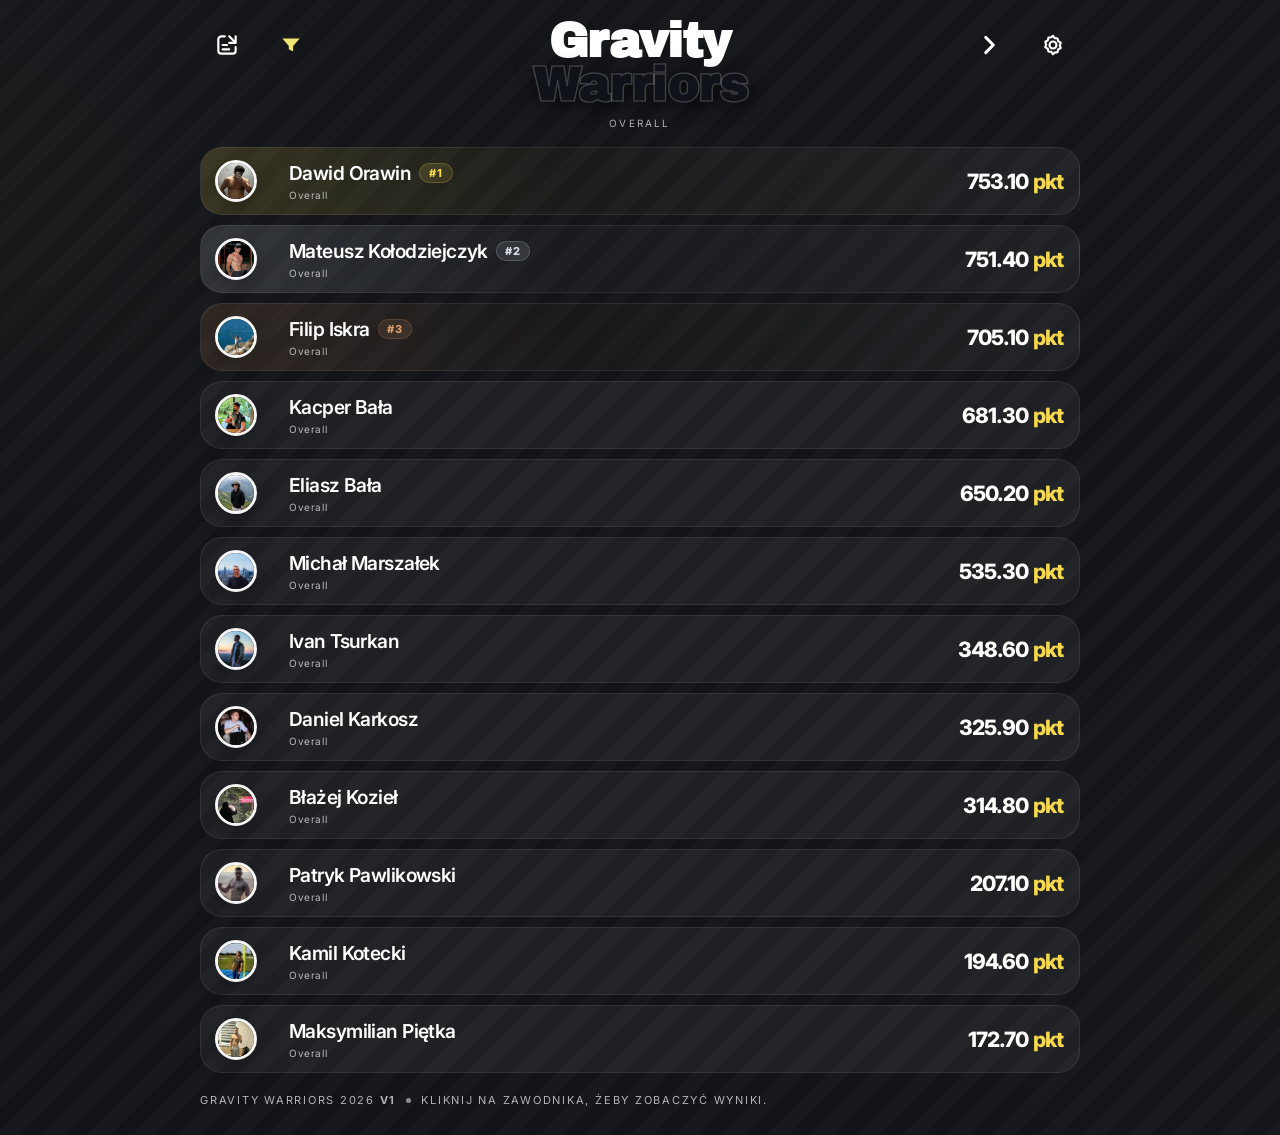
<file: index.html>
<!DOCTYPE html>
<html lang="pl">
<head>
  <meta charset="UTF-8">
  <meta name="viewport" content="width=device-width, initial-scale=1.0">
  <title>Gravity Warriors</title>
  <link rel="preconnect" href="https://fonts.googleapis.com">
  <link rel="preconnect" href="https://fonts.gstatic.com" crossorigin>
  <link href="https://fonts.googleapis.com/css2?family=Archivo+Black&family=Inter:wght@400;500;600;700;800;900&display=swap" rel="stylesheet">
  <link rel="stylesheet" href="styles.css">
</head>
<body class="page-ranking">
  <main class="ranking-page">
    <section class="ranking-screen ranking-screen--full">
      <header class="ranking-header">
        <div class="header-side left-tools">
          <a class="tool-btn tool-btn--large" href="zasady.html" aria-label="Zasady" title="Zasady">
            <svg viewBox="0 0 24 24" aria-hidden="true"><path d="M10 4H6.8A2.8 2.8 0 0 0 4 6.8v10.4A2.8 2.8 0 0 0 6.8 20H17.2A2.8 2.8 0 0 0 20 17.2V14" fill="none" stroke="currentColor" stroke-width="2" stroke-linecap="round"/><path d="M8 12h4M8 16h6M14 4l6 6M20 4v6h-6" fill="none" stroke="currentColor" stroke-width="2" stroke-linecap="round" stroke-linejoin="round"/></svg>
          </a>

          <div class="filter-trigger-wrap">
            <button class="tool-btn tool-btn--large tool-btn--accent" id="filterToggle" type="button" aria-label="Filtruj kategorię" title="Filtruj kategorię">
              <svg viewBox="0 0 24 24" aria-hidden="true"><path d="M4 6h16l-6 7v5l-4-2v-3L4 6z" fill="currentColor"/></svg>
            </button>
            <select class="floating-select" id="categorySelect" aria-label="Kategoria rankingu"></select>
          </div>
        </div>

        <div class="brand brand--ranking">
          <div class="brand-title-stack">
            <span class="brand-line brand-line-top">Gravity</span>
            <span class="brand-line brand-line-bottom brand-line-bottom--dark">Warriors</span>
          </div>
          <div class="brand-subtitle" id="categoryBadge">Overall</div>
        </div>

        <div class="header-side right-tools">
          <button class="tool-btn tool-btn--large" id="nextCategoryBtn" type="button" aria-label="Następna kategoria" title="Następna kategoria">
            <svg viewBox="0 0 24 24" aria-hidden="true"><path d="M9 5l7 7-7 7" fill="none" stroke="currentColor" stroke-width="2.8" stroke-linecap="round" stroke-linejoin="round"/></svg>
          </button>
          <a class="tool-btn tool-btn--large" href="generator.html" aria-label="Generator zawodnika" title="Generator zawodnika">
            <svg viewBox="0 0 24 24" aria-hidden="true"><path d="M12 3.5l1.6 2.1 2.6.4.6 2.5 2.3 1.3-.8 2.5.8 2.5-2.3 1.3-.6 2.5-2.6.4L12 20.5l-1.6-2.1-2.6-.4-.6-2.5L4.9 14l.8-2.5-.8-2.5 2.3-1.3.6-2.5 2.6-.4L12 3.5z" fill="none" stroke="currentColor" stroke-width="2" stroke-linejoin="round"/><circle cx="12" cy="12" r="3.2" fill="none" stroke="currentColor" stroke-width="2"/></svg>
          </a>
        </div>
      </header>

      <section class="ranking-stage">
        <div class="ranking-list ranking-list--flat" id="rankingList"></div>
        <div class="empty-state empty-state--dark" id="emptyState" hidden>Brak zawodników w tej kategorii.</div>
      </section>

      <footer class="ranking-footer">
        <span>Gravity Warriors 2026 <strong id="versionName"></strong></span>
        <span class="footer-dot"></span>
        <span>Kliknij na zawodnika, żeby zobaczyć wyniki.</span>
      </footer>
    </section>
  </main>

  <script src="config.js"></script>
  <script src="athletes.js"></script>
  <script src="scoring.js"></script>
  <script src="app.js"></script>
</body>
</html>
</file>
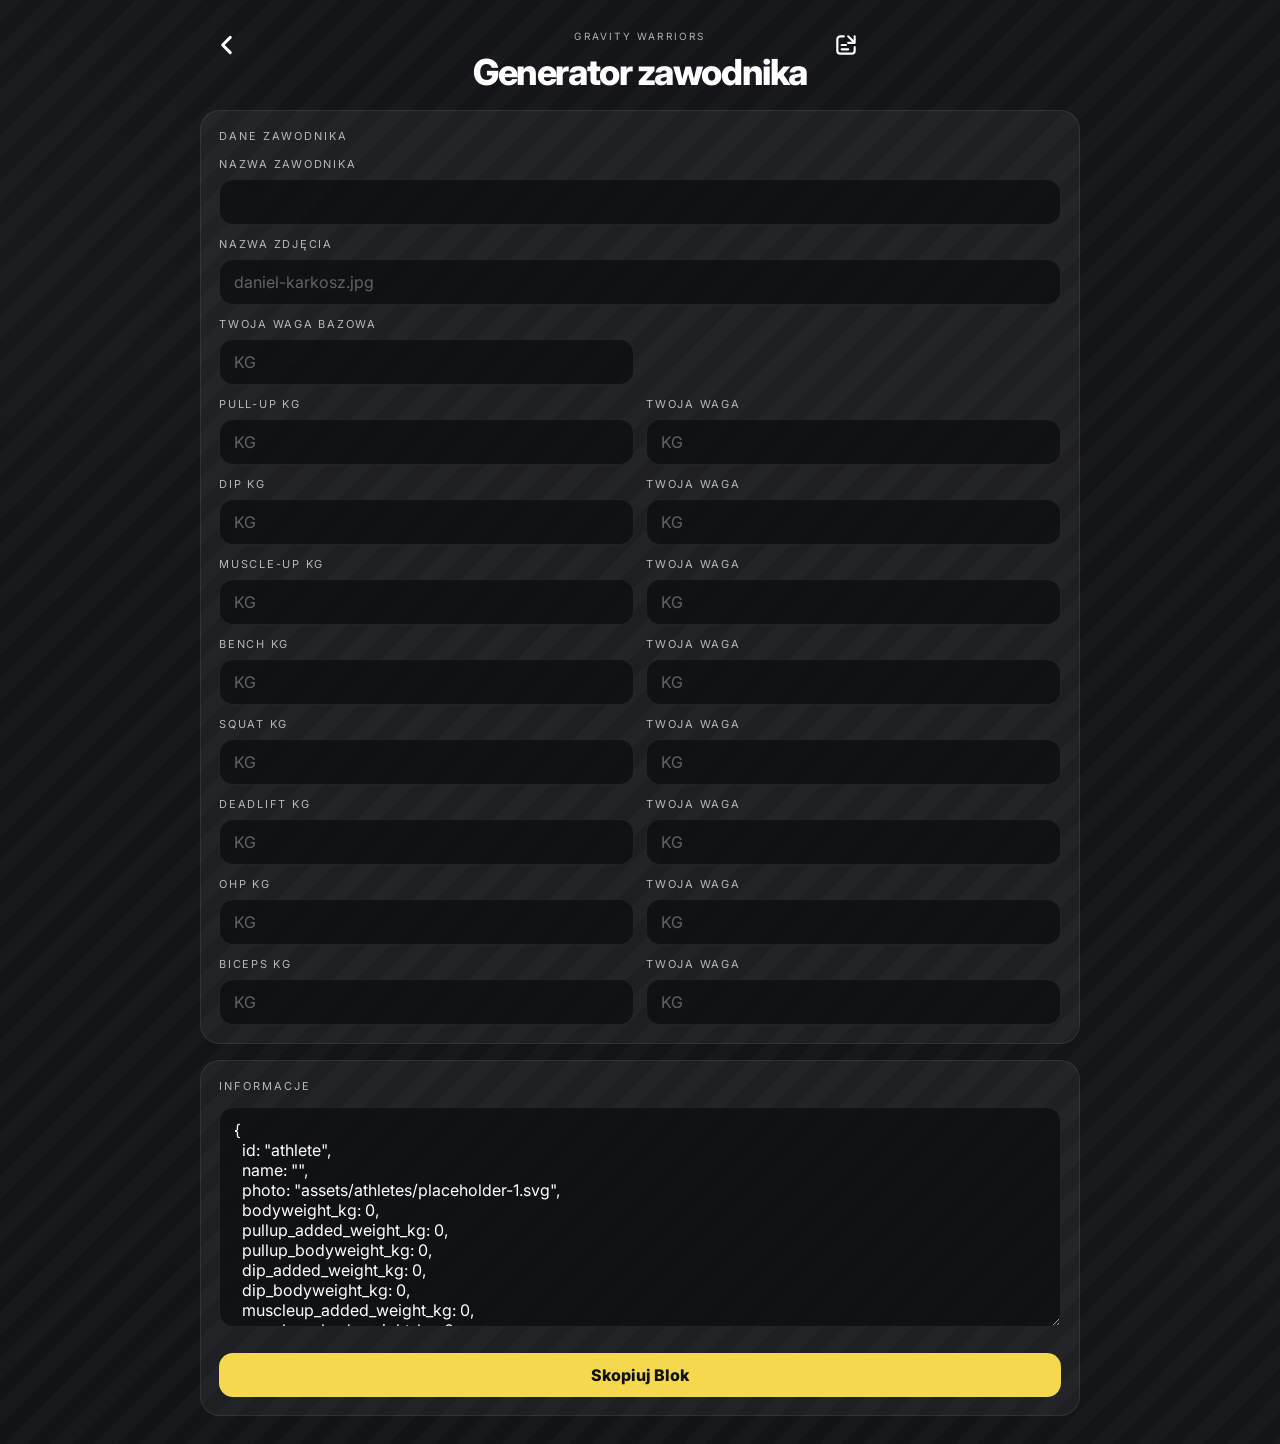
<file: generator.html>
<!DOCTYPE html>
<html lang="pl">
<head>
  <meta charset="UTF-8">
  <meta name="viewport" content="width=device-width, initial-scale=1.0">
  <title>Gravity Warriors — Generator</title>
  <link rel="preconnect" href="https://fonts.googleapis.com">
  <link rel="preconnect" href="https://fonts.gstatic.com" crossorigin>
  <link href="https://fonts.googleapis.com/css2?family=Archivo+Black&family=Inter:wght@400;500;600;700;800;900&display=swap" rel="stylesheet">
  <link rel="stylesheet" href="styles.css">
</head>
<body class="page-subpage">
  <main class="subpage-layout">
    <section class="subpage-screen">
      <header class="subpage-header">
        <a class="tool-btn tool-btn--large" href="index.html" aria-label="Powrót">
          <svg viewBox="0 0 24 24" aria-hidden="true"><path d="M15 5l-7 7 7 7" fill="none" stroke="currentColor" stroke-width="2.8" stroke-linecap="round" stroke-linejoin="round"/></svg>
        </a>
        <div class="subpage-brand">
          <div class="subpage-kicker">Gravity Warriors</div>
          <div class="subpage-title">Generator zawodnika</div>
        </div>
        <a class="tool-btn tool-btn--large" href="zasady.html" aria-label="Zasady">
          <svg viewBox="0 0 24 24" aria-hidden="true"><path d="M10 4H6.8A2.8 2.8 0 0 0 4 6.8v10.4A2.8 2.8 0 0 0 6.8 20H17.2A2.8 2.8 0 0 0 20 17.2V14" fill="none" stroke="currentColor" stroke-width="2" stroke-linecap="round"/><path d="M8 12h4M8 16h6M14 4l6 6M20 4v6h-6" fill="none" stroke="currentColor" stroke-width="2" stroke-linecap="round" stroke-linejoin="round"/></svg>
        </a>
      </header>

      <section class="subpage-card">
        <div class="section-label">Dane zawodnika</div>
        
<form id="generatorForm" class="form-grid form-grid--labels">
          <div class="field full">
            <label class="field-label" for="name">Nazwa zawodnika</label>
            <input class="input" id="name" name="name" autocomplete="off">
          </div>
          <div class="field full">
            <label class="field-label" for="photo">Nazwa zdjęcia</label>
            <input class="input" id="photo" name="photo" autocomplete="off" placeholder="daniel-karkosz.jpg">
          </div>

          <div class="field">
            <label class="field-label" for="bodyweight_kg">Twoja Waga Bazowa</label>
            <input class="input" id="bodyweight_kg" type="number" step="0.1" min="0" name="bodyweight_kg" placeholder="KG">
          </div>
          <div class="field"></div>

          <div class="field field--pair-left">
            <label class="field-label" for="pullup_added_weight_kg">Pull-up kg</label>
            <input class="input" id="pullup_added_weight_kg" type="number" step="0.1" min="0" name="pullup_added_weight_kg" placeholder="KG">
          </div>
          <div class="field field--pair-right">
            <label class="field-label" for="pullup_bodyweight_kg">Twoja Waga</label>
            <input class="input" id="pullup_bodyweight_kg" type="number" step="0.1" min="0" name="pullup_bodyweight_kg" placeholder="KG">
          </div>

          <div class="field field--pair-left">
            <label class="field-label" for="dip_added_weight_kg">Dip kg</label>
            <input class="input" id="dip_added_weight_kg" type="number" step="0.1" min="0" name="dip_added_weight_kg" placeholder="KG">
          </div>
          <div class="field field--pair-right">
            <label class="field-label" for="dip_bodyweight_kg">Twoja Waga</label>
            <input class="input" id="dip_bodyweight_kg" type="number" step="0.1" min="0" name="dip_bodyweight_kg" placeholder="KG">
          </div>

          <div class="field field--pair-left">
            <label class="field-label" for="muscleup_added_weight_kg">Muscle-up kg</label>
            <input class="input" id="muscleup_added_weight_kg" type="number" step="0.1" min="0" name="muscleup_added_weight_kg" placeholder="KG">
          </div>
          <div class="field field--pair-right">
            <label class="field-label" for="muscleup_bodyweight_kg">Twoja Waga</label>
            <input class="input" id="muscleup_bodyweight_kg" type="number" step="0.1" min="0" name="muscleup_bodyweight_kg" placeholder="KG">
          </div>

          <div class="field field--pair-left">
            <label class="field-label" for="bench_kg">Bench kg</label>
            <input class="input" id="bench_kg" type="number" step="0.1" min="0" name="bench_kg" placeholder="KG">
          </div>
          <div class="field field--pair-right">
            <label class="field-label" for="bench_bodyweight_kg">Twoja Waga</label>
            <input class="input" id="bench_bodyweight_kg" type="number" step="0.1" min="0" name="bench_bodyweight_kg" placeholder="KG">
          </div>

          <div class="field field--pair-left">
            <label class="field-label" for="squat_kg">Squat kg</label>
            <input class="input" id="squat_kg" type="number" step="0.1" min="0" name="squat_kg" placeholder="KG">
          </div>
          <div class="field field--pair-right">
            <label class="field-label" for="squat_bodyweight_kg">Twoja Waga</label>
            <input class="input" id="squat_bodyweight_kg" type="number" step="0.1" min="0" name="squat_bodyweight_kg" placeholder="KG">
          </div>

          <div class="field field--pair-left">
            <label class="field-label" for="deadlift_kg">Deadlift kg</label>
            <input class="input" id="deadlift_kg" type="number" step="0.1" min="0" name="deadlift_kg" placeholder="KG">
          </div>
          <div class="field field--pair-right">
            <label class="field-label" for="deadlift_bodyweight_kg">Twoja Waga</label>
            <input class="input" id="deadlift_bodyweight_kg" type="number" step="0.1" min="0" name="deadlift_bodyweight_kg" placeholder="KG">
          </div>

          <div class="field field--pair-left">
            <label class="field-label" for="ohp_kg">OHP kg</label>
            <input class="input" id="ohp_kg" type="number" step="0.1" min="0" name="ohp_kg" placeholder="KG">
          </div>
          <div class="field field--pair-right">
            <label class="field-label" for="ohp_bodyweight_kg">Twoja Waga</label>
            <input class="input" id="ohp_bodyweight_kg" type="number" step="0.1" min="0" name="ohp_bodyweight_kg" placeholder="KG">
          </div>

          <div class="field field--pair-left">
            <label class="field-label" for="biceps_kg">Biceps kg</label>
            <input class="input" id="biceps_kg" type="number" step="0.1" min="0" name="biceps_kg" placeholder="KG">
          </div>
          <div class="field field--pair-right">
            <label class="field-label" for="biceps_bodyweight_kg">Twoja Waga</label>
            <input class="input" id="biceps_bodyweight_kg" type="number" step="0.1" min="0" name="biceps_bodyweight_kg" placeholder="KG">
          </div>
        </form>

      </section>

      <section class="subpage-card">
        <div class="section-label">Informacje</div>
        <div class="copy-wrap">
          <textarea class="textarea" id="generatedOutput" readonly></textarea>
          <button class="btn" id="copyOutput" type="button">Skopiuj Blok</button>
        </div>
      </section>
    </section>
  </main>

  <script src="config.js"></script>
  <script src="scoring.js"></script>
  <script src="generator.js"></script>
</body>
</html>
</file>
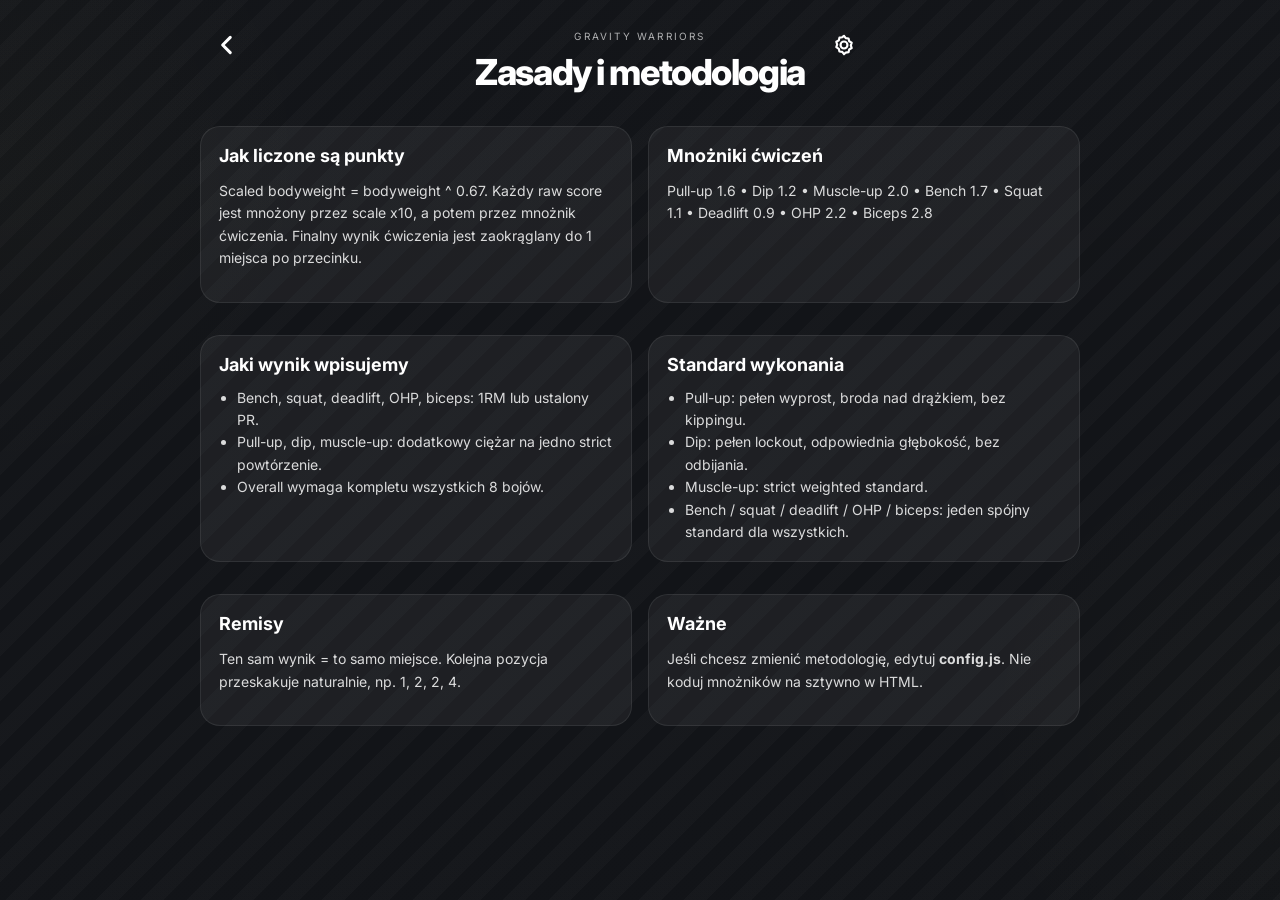
<file: zasady.html>
<!DOCTYPE html>
<html lang="pl">
<head>
  <meta charset="UTF-8">
  <meta name="viewport" content="width=device-width, initial-scale=1.0">
  <title>Gravity Warriors — Zasady</title>
  <link rel="preconnect" href="https://fonts.googleapis.com">
  <link rel="preconnect" href="https://fonts.gstatic.com" crossorigin>
  <link href="https://fonts.googleapis.com/css2?family=Archivo+Black&family=Inter:wght@400;500;600;700;800;900&display=swap" rel="stylesheet">
  <link rel="stylesheet" href="styles.css">
</head>
<body class="page-subpage">
  <main class="subpage-layout">
    <section class="subpage-screen">
      <header class="subpage-header">
        <a class="tool-btn tool-btn--large" href="index.html" aria-label="Powrót">
          <svg viewBox="0 0 24 24" aria-hidden="true"><path d="M15 5l-7 7 7 7" fill="none" stroke="currentColor" stroke-width="2.8" stroke-linecap="round" stroke-linejoin="round"/></svg>
        </a>
        <div class="subpage-brand">
          <div class="subpage-kicker">Gravity Warriors</div>
          <div class="subpage-title">Zasady i metodologia</div>
        </div>
        <a class="tool-btn tool-btn--large" href="generator.html" aria-label="Generator zawodnika">
          <svg viewBox="0 0 24 24" aria-hidden="true"><path d="M12 3.5l1.6 2.1 2.6.4.6 2.5 2.3 1.3-.8 2.5.8 2.5-2.3 1.3-.6 2.5-2.6.4L12 20.5l-1.6-2.1-2.6-.4-.6-2.5L4.9 14l.8-2.5-.8-2.5 2.3-1.3.6-2.5 2.6-.4L12 3.5z" fill="none" stroke="currentColor" stroke-width="2" stroke-linejoin="round"/><circle cx="12" cy="12" r="3.2" fill="none" stroke="currentColor" stroke-width="2"/></svg>
        </a>
      </header>

      <section class="rules-grid rules-grid--clean">
        <article class="subpage-card">
          <h3>Jak liczone są punkty</h3>
          <p>Scaled bodyweight = bodyweight ^ 0.67. Każdy raw score jest mnożony przez scale x10, a potem przez mnożnik ćwiczenia. Finalny wynik ćwiczenia jest zaokrąglany do 1 miejsca po przecinku.</p>
        </article>
        <article class="subpage-card">
          <h3>Mnożniki ćwiczeń</h3>
          <p>Pull-up 1.6 • Dip 1.2 • Muscle-up 2.0 • Bench 1.7 • Squat 1.1 • Deadlift 0.9 • OHP 2.2 • Biceps 2.8</p>
        </article>
        <article class="subpage-card">
          <h3>Jaki wynik wpisujemy</h3>
          <ul>
            <li>Bench, squat, deadlift, OHP, biceps: 1RM lub ustalony PR.</li>
            <li>Pull-up, dip, muscle-up: dodatkowy ciężar na jedno strict powtórzenie.</li>
            <li>Overall wymaga kompletu wszystkich 8 bojów.</li>
          </ul>
        </article>
        <article class="subpage-card">
          <h3>Standard wykonania</h3>
          <ul>
            <li>Pull-up: pełen wyprost, broda nad drążkiem, bez kippingu.</li>
            <li>Dip: pełen lockout, odpowiednia głębokość, bez odbijania.</li>
            <li>Muscle-up: strict weighted standard.</li>
            <li>Bench / squat / deadlift / OHP / biceps: jeden spójny standard dla wszystkich.</li>
          </ul>
        </article>
        <article class="subpage-card">
          <h3>Remisy</h3>
          <p>Ten sam wynik = to samo miejsce. Kolejna pozycja przeskakuje naturalnie, np. 1, 2, 2, 4.</p>
        </article>
        <article class="subpage-card">
          <h3>Ważne</h3>
          <p>Jeśli chcesz zmienić metodologię, edytuj <strong>config.js</strong>. Nie koduj mnożników na sztywno w HTML.</p>
        </article>
      </section>
    </section>
  </main>
</body>
</html>
</file>
<file: styles.css>
:root {
  --bg: #111317;
  --screen: #101216;
  --text: #ffffff;
  --muted: rgba(255,255,255,0.68);
  --line: rgba(255,255,255,0.12);
  --line-soft: rgba(255,255,255,0.08);
  --yellow: #efe66f;
  --yellow-2: #f5d84d;
  --card: rgba(255,255,255,0.055);
  --card-strong: rgba(255,255,255,0.075);
  --radius-xl: 28px;
  --radius-lg: 20px;
  --radius-md: 16px;
}

* { box-sizing: border-box; }
html, body { margin: 0; padding: 0; width: 100%; max-width: 100%; overflow-x: hidden; }
body {
  font-family: Inter, ui-sans-serif, system-ui, -apple-system, BlinkMacSystemFont, "Segoe UI", sans-serif;
  background:
    radial-gradient(circle at 0% 18%, rgba(239, 230, 109, 0.018), transparent 22%),
    radial-gradient(circle at 100% 82%, rgba(239, 230, 109, 0.014), transparent 22%),
    linear-gradient(180deg, rgba(255,255,255,0.012), rgba(255,255,255,0.006)),
    repeating-linear-gradient(
      135deg,
      rgba(255,255,255,0.018) 0 16px,
      transparent 16px 32px
    ),
    var(--screen);
  color: var(--text);
}

a { color: inherit; text-decoration: none; }
button, input, select, textarea { font: inherit; }

.ranking-page,
.subpage-layout {
  min-height: 100vh;
}

.ranking-screen,
.subpage-screen {
  width: 100%;
  max-width: 920px;
  margin: 0 auto;
  padding: 18px 20px 28px;
  position: relative;
  min-width: 0;
}

.ranking-screen--full { min-height: 100vh; }

.ranking-header,
.subpage-header {
  display: grid;
  grid-template-columns: minmax(0, 1fr) auto minmax(0, 1fr);
  align-items: start;
  gap: 12px;
  position: relative;
  z-index: 1;
  width: 100%;
  min-width: 0;
}

.header-side {
  display: flex;
  align-items: center;
  gap: 10px;
  min-width: 0;
}
.left-tools { justify-content: flex-start; }
.right-tools { justify-content: flex-end; }

.tool-btn {
  width: 42px;
  height: 42px;
  border-radius: 16px;
  border: 1px solid transparent;
  background: transparent;
  color: #fff;
  display: grid;
  place-items: center;
  cursor: pointer;
  transition: transform .16s ease, opacity .16s ease, background .16s ease;
}
.tool-btn:hover { transform: translateY(-1px); background: rgba(255,255,255,0.05); }
.tool-btn svg { width: 24px; height: 24px; }
.tool-btn--large { width: 54px; height: 54px; }
.tool-btn--large svg { width: 26px; height: 26px; }
.tool-btn--accent { color: var(--yellow); }

.filter-trigger-wrap {
  position: relative;
  display: flex;
  align-items: center;
}

.floating-select {
  position: absolute;
  left: 0;
  top: calc(100% + 8px);
  width: 210px;
  padding: 12px 14px;
  border-radius: 14px;
  border: 1px solid rgba(255,255,255,0.12);
  background: rgba(14,16,20,0.96);
  color: #fff;
  outline: none;
  box-shadow: 0 18px 40px rgba(0,0,0,0.36);
  opacity: 0;
  pointer-events: none;
  transform: translateY(-6px);
  transition: opacity .18s ease, transform .18s ease;
  z-index: 8;
}

.filter-trigger-wrap.open .floating-select,
.floating-select:focus {
  opacity: 1;
  pointer-events: auto;
  transform: translateY(0);
}

.brand--ranking,
.subpage-brand {
  text-align: center;
  padding-top: 2px;
  min-width: 0;
}

.brand-title-stack {
  line-height: .92;
  font-weight: 900;
  letter-spacing: -0.05em;
  font-family: "Archivo Black", Inter, ui-sans-serif, system-ui, sans-serif;
}
.brand-line { display: block; font-size: clamp(28px, 3.7vw, 56px); }
.brand-line-top { color: #fff; }
.brand-line-bottom { color: var(--yellow-2); }
.brand-line-bottom--dark {
  color: #0f1218;
  -webkit-text-stroke: 1.5px rgba(255,255,255,0.18);
  text-shadow: 0 4px 18px rgba(0,0,0,0.62), 0 0 0.5px rgba(255,255,255,0.18);
}
.brand-subtitle,
.subpage-kicker {
  margin-top: 10px;
  font-size: 10px;
  letter-spacing: .22em;
  text-transform: uppercase;
  color: rgba(255,255,255,0.66);
}

.subpage-title {
  margin-top: 8px;
  font-size: clamp(24px, 2.8vw, 38px);
  font-weight: 800;
  letter-spacing: -0.04em;
}

.ranking-stage {
  margin-top: 18px;
  position: relative;
  z-index: 1;
}

.ranking-list {
  display: grid;
  gap: 10px;
}

.ranking-list--flat .athlete-row {
  position: relative;
  border-radius: 22px;
  overflow: visible;
  background: var(--card);
  border: 1px solid var(--line-soft);
}

.athlete-row.top-1,
.athlete-row.top-2,
.athlete-row.top-3 {
  background: var(--card-strong);
}
.athlete-row.top-1 {
  background:
    linear-gradient(90deg, rgba(245, 216, 77, 0.16), rgba(245, 216, 77, 0.03) 42%, rgba(255,255,255,0.055) 100%);
}
.athlete-row.top-2 {
  background:
    linear-gradient(90deg, rgba(210, 217, 232, 0.16), rgba(210, 217, 232, 0.03) 42%, rgba(255,255,255,0.055) 100%);
}
.athlete-row.top-3 {
  background:
    linear-gradient(90deg, rgba(198, 138, 90, 0.16), rgba(198, 138, 90, 0.03) 42%, rgba(255,255,255,0.055) 100%);
}

.athlete-button {
  appearance: none;
  width: 100%;
  max-width: 100%;
  border: 0;
  background: transparent;
  color: inherit;
  display: grid;
  grid-template-columns: 62px minmax(0, 1fr) minmax(0, auto);
  align-items: center;
  gap: 12px;
  padding: 12px 14px;
  text-align: left;
  cursor: pointer;
  min-width: 0;
}

.rank-badge { display: none; }

.avatar {
  width: 42px;
  height: 42px;
  border-radius: 999px;
  object-fit: cover;
  border: 3px solid rgba(255,255,255,0.96);
  box-shadow: 0 8px 22px rgba(0,0,0,0.25);
  margin-left: 0;
}

.athlete-main {
  min-width: 0;
  display: flex;
  align-items: center;
}

.athlete-name-row {
  display: flex;
  align-items: center;
  gap: 8px;
  min-width: 0;
  flex-wrap: nowrap;
}
.athlete-name-row > * { min-width: 0; }
.athlete-name { flex: 1 1 auto; min-width: 0; }
.place-tag { flex: 0 0 auto; }
.athlete-name {
  font-size: clamp(16px, 1.5vw, 24px);
  font-weight: 600;
  letter-spacing: -0.03em;
  white-space: nowrap;
  overflow: hidden;
  text-overflow: ellipsis;
}
.place-tag {
  display: inline-flex;
  align-items: center;
  justify-content: center;
  min-width: 34px;
  height: 20px;
  padding: 0 7px;
  border-radius: 999px;
  font-size: 11px;
  font-weight: 800;
  letter-spacing: .06em;
  border: 1px solid rgba(255,255,255,0.10);
  background: rgba(255,255,255,0.05);
}
.place-tag--1 {
  color: #f5d84d;
  background: rgba(245, 216, 77, 0.12);
  border-color: rgba(245, 216, 77, 0.22);
}
.place-tag--2 {
  color: #d7deea;
  background: rgba(215, 222, 234, 0.12);
  border-color: rgba(215, 222, 234, 0.20);
}
.place-tag--3 {
  color: #d49a6b;
  background: rgba(212, 154, 107, 0.12);
  border-color: rgba(212, 154, 107, 0.20);
}

.athlete-subtitle {
  margin-top: 4px;
  font-size: 10px;
  letter-spacing: .06em;
  text-transform: none;
  color: var(--muted);
  white-space: nowrap;
  overflow: hidden;
  text-overflow: ellipsis;
}


.athlete-subtitle--split {
  display: flex;
  align-items: center;
  justify-content: space-between;
  gap: 10px;
}

.athlete-subtitle-left,
.athlete-subtitle-right {
  min-width: 0;
  white-space: nowrap;
  overflow: hidden;
  text-overflow: ellipsis;
}

.athlete-subtitle-right {
  flex: 0 0 auto;
  text-align: right;
}

.athlete-subtitle-left {
  flex: 1 1 auto;
}

.athlete-score {
  min-width: 0;
  max-width: 100%;
  padding-right: 2px;
  display: flex;
  flex-direction: column;
  align-items: flex-end;
  justify-content: center;
  text-align: right;
}
.athlete-score--centered {
  gap: 0;
}
.score-meta {
  margin-top: 2px;
  font-size: 10px;
  letter-spacing: .04em;
  color: var(--muted);
  white-space: nowrap;
}

.score-value {
  font-size: clamp(16px, 1.65vw, 24px);
  font-weight: 800;
  letter-spacing: -0.04em;
  color: #fff;
  display: inline-flex;
  align-items: baseline;
  justify-content: flex-end;
  gap: 4px;
  white-space: nowrap;
  max-width: 100%;
}
.score-number { color: #fff; }
.score-unit { color: var(--yellow-2); }

.athlete-details {
  padding: 0 14px 16px 14px;
}
.hidden { display: none; }

.detail-grid {
  display: grid;
  grid-template-columns: repeat(3, minmax(0, 1fr));
  gap: 10px;
}

.detail-item {
  border: 1px solid var(--line-soft);
  background: rgba(255,255,255,0.04);
  border-radius: 16px;
  padding: 12px 14px;
}
.detail-item--meta {
  background:
    linear-gradient(135deg, rgba(255,255,255,0.18), rgba(255,255,255,0.08));
  border-color: rgba(255,255,255,0.14);
}
.detail-label {
  display: block;
  font-size: 10px;
  letter-spacing: .16em;
  text-transform: uppercase;
  color: var(--muted);
}
.detail-value {
  display: block;
  margin-top: 7px;
  font-size: 18px;
  font-weight: 700;
  letter-spacing: -0.03em;
}
.detail-points {
  display: block;
  margin-top: 5px;
  font-size: 11px;
  color: rgba(255,255,255,0.72);
}

.empty-state {
  margin-top: 24px;
  padding: 18px 20px;
  border-radius: 18px;
  border: 1px solid var(--line);
  text-align: center;
}
.empty-state--dark {
  background: rgba(255,255,255,0.04);
}

.ranking-footer {
  position: relative;
  z-index: 1;
  margin-top: 20px;
  display: flex;
  align-items: center;
  gap: 10px;
  flex-wrap: wrap;
  font-size: 11px;
  letter-spacing: .16em;
  text-transform: uppercase;
  color: var(--muted);
}
.footer-dot {
  width: 5px;
  height: 5px;
  border-radius: 999px;
  background: rgba(255,255,255,0.5);
}

.subpage-card {
  position: relative;
  z-index: 1;
  margin-top: 16px;
  border: 1px solid var(--line-soft);
  background: rgba(255,255,255,0.05);
  border-radius: 20px;
  padding: 18px;
}
.section-label {
  margin-bottom: 14px;
  font-size: 11px;
  letter-spacing: .18em;
  text-transform: uppercase;
  color: var(--muted);
}

.form-grid {
  display: grid;
  grid-template-columns: repeat(2, minmax(0, 1fr));
  gap: 12px;
}
.form-grid .full { grid-column: 1 / -1; }
.field { display: grid; gap: 8px; min-width: 0; }
.field-label {
  font-size: 11px;
  letter-spacing: .16em;
  text-transform: uppercase;
  color: var(--muted);
}
.input, .textarea {
  width: 100%;
  border: 1px solid var(--line-soft);
  border-radius: 14px;
  padding: 12px 14px;
  background: rgba(12,14,17,0.76);
  color: #fff;
  outline: none;
}
.input::placeholder { color: rgba(255,255,255,0.34); }
.field--pair-left { grid-column: 1; }
.field--pair-right { grid-column: 2; }
.textarea {
  min-height: 220px;
  resize: vertical;
}
.input:focus, .textarea:focus {
  border-color: rgba(239, 230, 109, 0.45);
  box-shadow: 0 0 0 4px rgba(239, 230, 109, 0.08);
}
.btn {
  margin-top: 14px;
  width: 100%;
  border: 0;
  border-radius: 14px;
  padding: 12px 14px;
  background: var(--yellow-2);
  color: #0f1114;
  font-weight: 800;
  cursor: pointer;
}
.copy-wrap { display: grid; gap: 12px; }

.rules-grid {
  display: grid;
  grid-template-columns: repeat(2, minmax(0, 1fr));
  gap: 16px;
  position: relative;
  z-index: 1;
  margin-top: 16px;
}
.rules-grid h3 {
  margin: 0 0 12px;
  font-size: 18px;
  font-weight: 700;
}
.rules-grid p,
.rules-grid li {
  color: rgba(255,255,255,0.84);
  line-height: 1.6;
  font-size: 14px;
}
.rules-grid ul {
  margin: 0;
  padding-left: 18px;
}

@media (max-width: 820px) {
  .ranking-screen,
  .subpage-screen {
    padding-inline: 14px;
  }

  .ranking-header,
  .subpage-header {
    grid-template-columns: auto minmax(0, 1fr) auto;
    align-items: start;
    gap: 10px;
  }

  .header-side,
  .subpage-header > :first-child,
  .subpage-header > :last-child {
    justify-content: flex-start;
  }

  .right-tools,
  .subpage-header > :last-child {
    justify-content: flex-end;
  }

  .brand--ranking,
  .subpage-brand {
    order: 0;
  }

  .athlete-button {
    grid-template-columns: 54px minmax(0, 1fr) fit-content(96px);
    gap: 10px;
    padding: 12px 12px;
  }

  .detail-grid,
  .rules-grid,
  .form-grid {
    grid-template-columns: 1fr;
  }

  .form-grid.form-grid--labels {
    grid-template-columns: repeat(2, minmax(0, 1fr));
    gap: 10px;
  }

  .form-grid.form-grid--labels .full {
    grid-column: 1 / -1;
  }

  .field-label {
    font-size: 10px;
    letter-spacing: .12em;
  }

  .input, .textarea {
    padding: 11px 12px;
  }
}

@media (max-width: 560px) {
  .tool-btn,
  .tool-btn--large {
    width: 44px;
    height: 44px;
  }
  .tool-btn svg,
  .tool-btn--large svg {
    width: 22px;
    height: 22px;
  }
  .ranking-header,
  .subpage-header {
    grid-template-columns: auto minmax(0, 1fr) auto;
    gap: 8px;
    align-items: center;
  }
  .header-side {
    gap: 6px;
  }
  .brand-line { font-size: clamp(28px, 10vw, 42px); }
  .brand-subtitle,
  .subpage-kicker {
    margin-top: 8px;
    font-size: 10px;
    letter-spacing: .18em;
  }
  .athlete-name {
    font-size: 15px;
    white-space: nowrap;
  }
  .score-value {
    font-size: 17px;
  }
  .athlete-button {
    grid-template-columns: 44px minmax(0, 1fr) fit-content(82px);
    gap: 8px;
    padding: 11px 10px;
  }
  .avatar {
    width: 40px;
    height: 40px;
    border-width: 2px;
  }
  .place-tag {
    min-width: 30px;
    height: 18px;
    padding: 0 6px;
    font-size: 9px;
  }
  .athlete-details {
    padding: 0 11px 13px;
  }
}


@media (max-width: 560px) {
  .ranking-screen,
  .subpage-screen {
    width: min(100%, 100vw);
    margin-inline: auto;
    padding-inline: 10px;
  }

  .header-side {
    gap: 4px;
  }

  .tool-btn,
  .tool-btn--large {
    width: 40px;
    height: 40px;
    border-radius: 14px;
    flex: 0 0 auto;
  }

  .floating-select {
    left: 0;
    right: auto;
    width: min(210px, calc(100vw - 24px));
    max-width: calc(100vw - 24px);
  }

  .athlete-row {
    max-width: 100%;
  }

  .athlete-name-row {
    gap: 6px;
  }

  .athlete-score {
    padding-right: 0;
  }

  .score-value {
    font-size: 15px;
  }


  .form-grid.form-grid--labels {
    grid-template-columns: 1fr 1fr;
    gap: 8px;
  }

  .input, .textarea {
    min-width: 0;
  }
}
</file>
